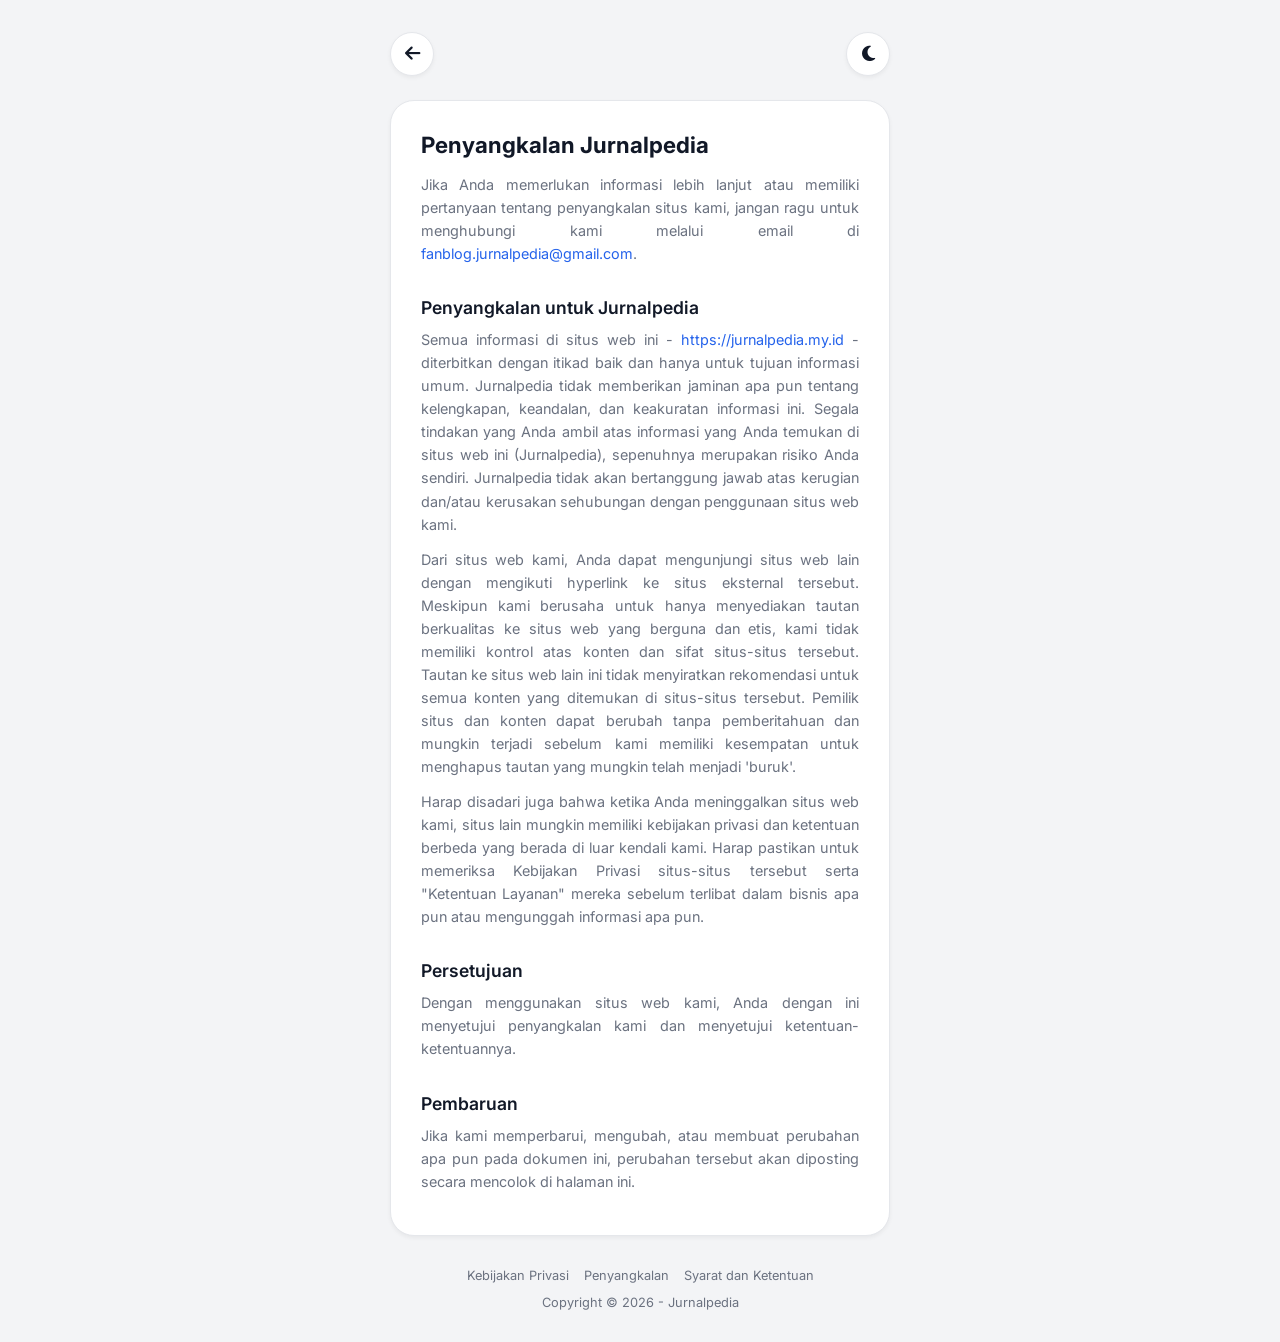
<file: disclaimer/index.html>
<!DOCTYPE html>
<html lang="id" data-theme="light">
<head>
    <meta charset="UTF-8">
    <meta name="viewport" content="width=device-width, initial-scale=1.0">
    
    <title>Penyangkalan - Jurnalpedia</title>
    <meta name="description" content="Penyangkalan (Disclaimer) Jurnalpedia. Halaman ini menjelaskan batasan tanggung jawab atas informasi dan tautan eksternal yang ada di situs kami.">
    <link rel="canonical" href="https://bio.jurnalpedia.my.id/disclaimer/" />
    
    <link rel="icon" type="image/png" href="https://yt3.googleusercontent.com/y1gAAo7GMOeDm1l3ZF2Vd3E8LzYEVMPhHXosQD47yBNoC2jjuOr83NpmQH1GYF8nZBvdHhKmEA=s160-c-k-c0x00ffffff-no-rj">

    <meta property="og:title" content="Penyangkalan - Jurnalpedia">
    <meta property="og:description" content="Penyangkalan (Disclaimer) Jurnalpedia. Halaman ini menjelaskan batasan tanggung jawab atas informasi dan tautan eksternal yang ada di situs kami.">
    <meta property="og:image" content="https://yt3.googleusercontent.com/y1gAAo7GMOeDm1l3ZF2Vd3E8LzYEVMPhHXosQD47yBNoC2jjuOr83NpmQH1GYF8nZBvdHhKmEA=s160-c-k-c0x00ffffff-no-rj"> 
    <meta property="og:url" content="https://bio.jurnalpedia.my.id/disclaimer/">
    <meta property="og:type" content="website">

    <meta name="twitter:card" content="summary_large_image">
    <meta name="twitter:title" content="Penyangkalan - Jurnalpedia">
    <meta name="twitter:description" content="Penyangkalan (Disclaimer) Jurnalpedia. Halaman ini menjelaskan batasan tanggung jawab atas informasi dan tautan eksternal yang ada di situs kami.">
    <meta name="twitter:image" content="https://yt3.googleusercontent.com/y1gAAo7GMOeDm1l3ZF2Vd3E8LzYEVMPhHXosQD47yBNoC2jjuOr83NpmQH1GYF8nZBvdHhKmEA=s160-c-k-c0x00ffffff-no-rj"> 
    
    <link href="https://fonts.googleapis.com/css2?family=Inter:wght@400;500;600;700&display=swap" rel="stylesheet">
    <link rel="stylesheet" href="https://cdnjs.cloudflare.com/ajax/libs/font-awesome/6.4.0/css/all.min.css">
    
    <link rel="stylesheet" href="../assets/style.css">
</head>
<body>

    <div class="container">
        
        <div class="top-actions">
            <div class="left-actions">
                <a href="/" class="icon-btn" aria-label="Kembali ke Beranda"><i class="fa-solid fa-arrow-left"></i></a>
            </div>
            <button class="icon-btn" id="themeToggle" aria-label="Toggle Dark Mode">
                <i class="fa-solid fa-moon"></i>
            </button>
        </div>

        <div class="bento-grid">
            <div class="bento-card text-content-card span-2">
                <h1>Penyangkalan Jurnalpedia</h1>
                
                <p>Jika Anda memerlukan informasi lebih lanjut atau memiliki pertanyaan tentang penyangkalan situs kami, jangan ragu untuk menghubungi kami melalui email di <a href="mailto:fanblog.jurnalpedia@gmail.com" style="color: var(--accent-color); text-decoration: none;">fanblog.jurnalpedia@gmail.com</a>.</p>
                
                <h2>Penyangkalan untuk Jurnalpedia</h2>
                <p>Semua informasi di situs web ini - <a href="https://jurnalpedia.my.id" target="_blank" rel="noopener noreferrer" style="color: var(--accent-color); text-decoration: none;">https://jurnalpedia.my.id</a> - diterbitkan dengan itikad baik dan hanya untuk tujuan informasi umum. Jurnalpedia tidak memberikan jaminan apa pun tentang kelengkapan, keandalan, dan keakuratan informasi ini. Segala tindakan yang Anda ambil atas informasi yang Anda temukan di situs web ini (Jurnalpedia), sepenuhnya merupakan risiko Anda sendiri. Jurnalpedia tidak akan bertanggung jawab atas kerugian dan/atau kerusakan sehubungan dengan penggunaan situs web kami.</p>
                
                <p>Dari situs web kami, Anda dapat mengunjungi situs web lain dengan mengikuti hyperlink ke situs eksternal tersebut. Meskipun kami berusaha untuk hanya menyediakan tautan berkualitas ke situs web yang berguna dan etis, kami tidak memiliki kontrol atas konten dan sifat situs-situs tersebut. Tautan ke situs web lain ini tidak menyiratkan rekomendasi untuk semua konten yang ditemukan di situs-situs tersebut. Pemilik situs dan konten dapat berubah tanpa pemberitahuan dan mungkin terjadi sebelum kami memiliki kesempatan untuk menghapus tautan yang mungkin telah menjadi 'buruk'.</p>
                
                <p>Harap disadari juga bahwa ketika Anda meninggalkan situs web kami, situs lain mungkin memiliki kebijakan privasi dan ketentuan berbeda yang berada di luar kendali kami. Harap pastikan untuk memeriksa Kebijakan Privasi situs-situs tersebut serta "Ketentuan Layanan" mereka sebelum terlibat dalam bisnis apa pun atau mengunggah informasi apa pun.</p>
                
                <h2>Persetujuan</h2>
                <p>Dengan menggunakan situs web kami, Anda dengan ini menyetujui penyangkalan kami dan menyetujui ketentuan-ketentuannya.</p>
                
                <h2>Pembaruan</h2>
                <p>Jika kami memperbarui, mengubah, atau membuat perubahan apa pun pada dokumen ini, perubahan tersebut akan diposting secara mencolok di halaman ini.</p>
            </div>
        </div>

        <div class="footer">
            <div class="footer-links">
                <a href="/privacy-policy/">Kebijakan Privasi</a>
                <a href="/disclaimer/">Penyangkalan</a>
                <a href="/terms-conditions/">Syarat dan Ketentuan</a>
            </div>
            <p class="footer-copyright">Copyright © <span id="year">2026</span> - Jurnalpedia</p>
        </div>

    </div>

    <script src="../assets/script.js"></script>
</body>
</html>
</file>
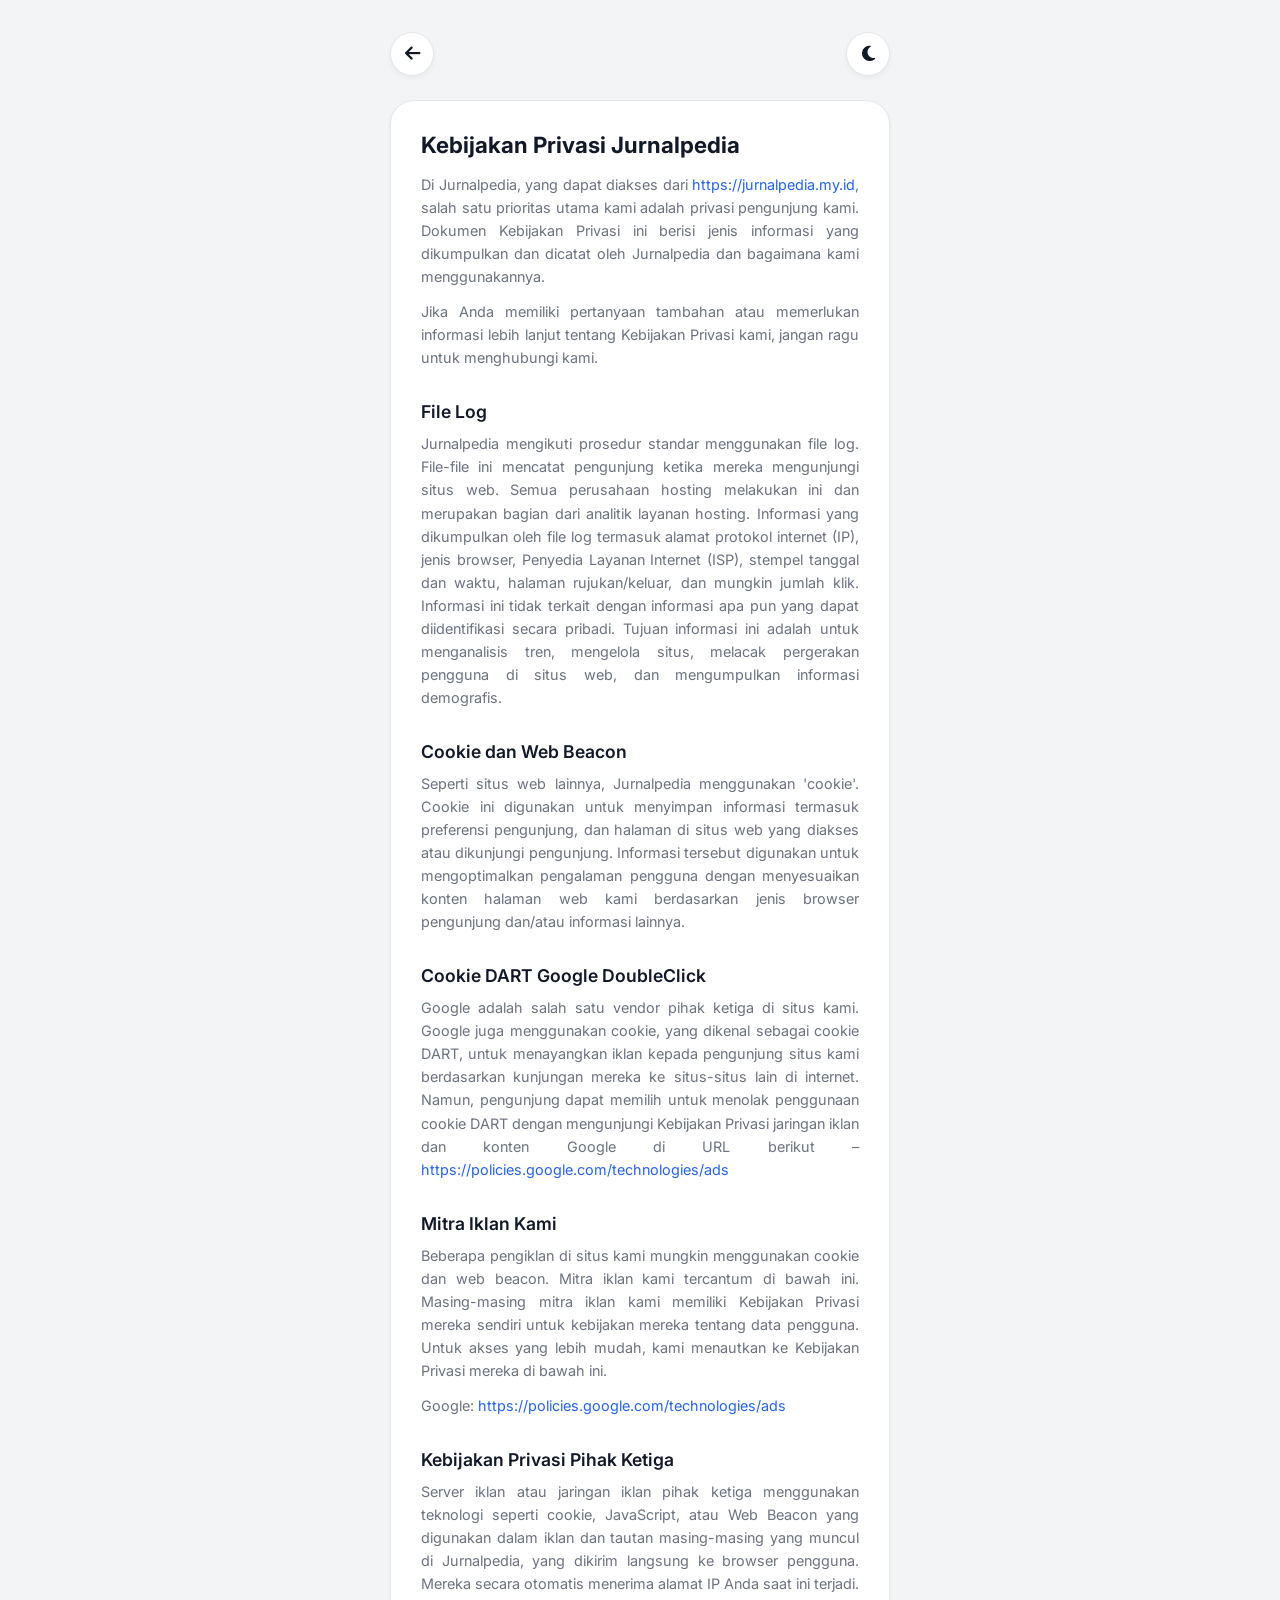
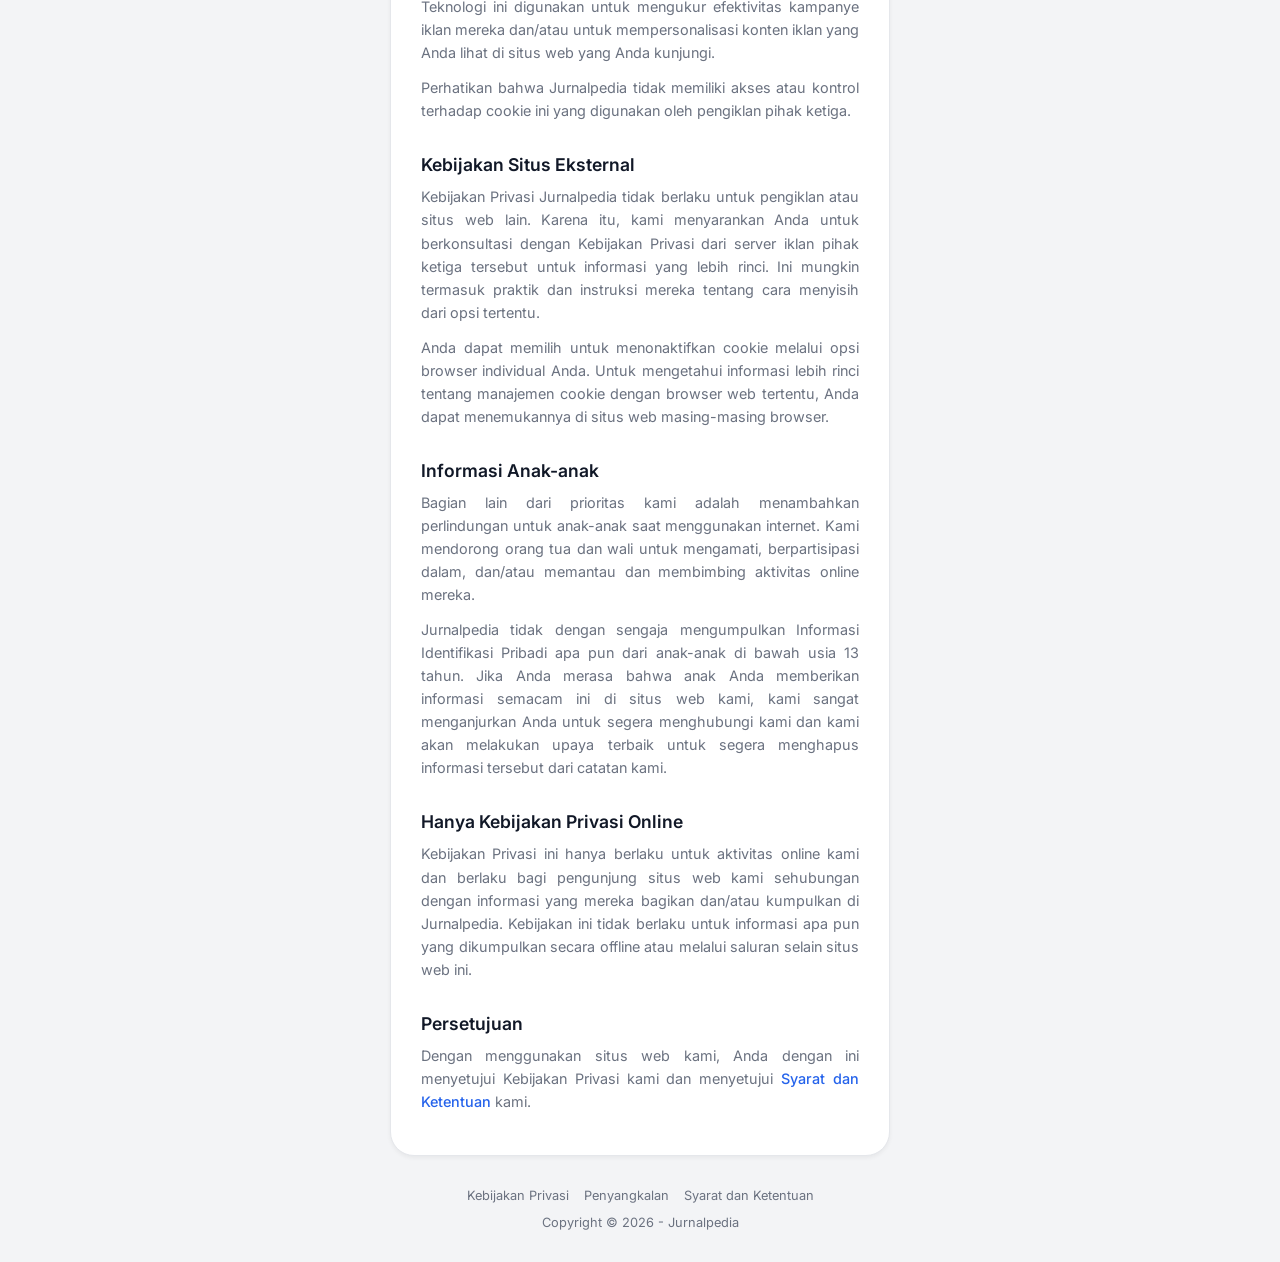
<file: privacy-policy/index.html>
<!DOCTYPE html>
<html lang="id" data-theme="light">
<head>
    <meta charset="UTF-8">
    <meta name="viewport" content="width=device-width, initial-scale=1.0">
    
    <title>Kebijakan Privasi - Jurnalpedia</title>
    <meta name="description" content="Kebijakan Privasi Jurnalpedia. Halaman ini menjelaskan bagaimana kami mengumpulkan, menggunakan, dan melindungi informasi pengunjung situs kami.">
    <link rel="canonical" href="https://bio.jurnalpedia.my.id/privacy-policy/" />
    
    <link rel="icon" type="image/png" href="https://yt3.googleusercontent.com/y1gAAo7GMOeDm1l3ZF2Vd3E8LzYEVMPhHXosQD47yBNoC2jjuOr83NpmQH1GYF8nZBvdHhKmEA=s160-c-k-c0x00ffffff-no-rj">

    <meta property="og:title" content="Kebijakan Privasi - Jurnalpedia">
    <meta property="og:description" content="Kebijakan Privasi Jurnalpedia. Halaman ini menjelaskan bagaimana kami mengumpulkan, menggunakan, dan melindungi informasi pengunjung situs kami.">
    <meta property="og:image" content="https://yt3.googleusercontent.com/y1gAAo7GMOeDm1l3ZF2Vd3E8LzYEVMPhHXosQD47yBNoC2jjuOr83NpmQH1GYF8nZBvdHhKmEA=s160-c-k-c0x00ffffff-no-rj"> 
    <meta property="og:url" content="https://bio.jurnalpedia.my.id/privacy-policy/">
    <meta property="og:type" content="website">

    <meta name="twitter:card" content="summary_large_image">
    <meta name="twitter:title" content="Kebijakan Privasi - Jurnalpedia">
    <meta name="twitter:description" content="Kebijakan Privasi Jurnalpedia. Halaman ini menjelaskan bagaimana kami mengumpulkan, menggunakan, dan melindungi informasi pengunjung situs kami.">
    <meta name="twitter:image" content="https://yt3.googleusercontent.com/y1gAAo7GMOeDm1l3ZF2Vd3E8LzYEVMPhHXosQD47yBNoC2jjuOr83NpmQH1GYF8nZBvdHhKmEA=s160-c-k-c0x00ffffff-no-rj"> 
    
    <link href="https://fonts.googleapis.com/css2?family=Inter:wght@400;500;600;700&display=swap" rel="stylesheet">
    <link rel="stylesheet" href="https://cdnjs.cloudflare.com/ajax/libs/font-awesome/6.4.0/css/all.min.css">
    
    <link rel="stylesheet" href="../assets/style.css">
</head>
<body>

    <div class="container">
        
        <div class="top-actions">
            <div class="left-actions">
                <a href="/" class="icon-btn" aria-label="Kembali ke Beranda"><i class="fa-solid fa-arrow-left"></i></a>
            </div>
            <button class="icon-btn" id="themeToggle" aria-label="Toggle Dark Mode">
                <i class="fa-solid fa-moon"></i>
            </button>
        </div>

        <div class="bento-grid">
            <div class="bento-card text-content-card span-2">
                <h1>Kebijakan Privasi Jurnalpedia</h1>
                
                <p>Di Jurnalpedia, yang dapat diakses dari <a href="https://jurnalpedia.my.id" target="_blank" rel="noopener noreferrer" style="color: var(--accent-color); text-decoration: none;">https://jurnalpedia.my.id</a>, salah satu prioritas utama kami adalah privasi pengunjung kami. Dokumen Kebijakan Privasi ini berisi jenis informasi yang dikumpulkan dan dicatat oleh Jurnalpedia dan bagaimana kami menggunakannya.</p>
                <p>Jika Anda memiliki pertanyaan tambahan atau memerlukan informasi lebih lanjut tentang Kebijakan Privasi kami, jangan ragu untuk menghubungi kami.</p>
                
                <h2>File Log</h2>
                <p>Jurnalpedia mengikuti prosedur standar menggunakan file log. File-file ini mencatat pengunjung ketika mereka mengunjungi situs web. Semua perusahaan hosting melakukan ini dan merupakan bagian dari analitik layanan hosting. Informasi yang dikumpulkan oleh file log termasuk alamat protokol internet (IP), jenis browser, Penyedia Layanan Internet (ISP), stempel tanggal dan waktu, halaman rujukan/keluar, dan mungkin jumlah klik. Informasi ini tidak terkait dengan informasi apa pun yang dapat diidentifikasi secara pribadi. Tujuan informasi ini adalah untuk menganalisis tren, mengelola situs, melacak pergerakan pengguna di situs web, dan mengumpulkan informasi demografis.</p>
                
                <h2>Cookie dan Web Beacon</h2>
                <p>Seperti situs web lainnya, Jurnalpedia menggunakan 'cookie'. Cookie ini digunakan untuk menyimpan informasi termasuk preferensi pengunjung, dan halaman di situs web yang diakses atau dikunjungi pengunjung. Informasi tersebut digunakan untuk mengoptimalkan pengalaman pengguna dengan menyesuaikan konten halaman web kami berdasarkan jenis browser pengunjung dan/atau informasi lainnya.</p>
                
                <h2>Cookie DART Google DoubleClick</h2>
                <p>Google adalah salah satu vendor pihak ketiga di situs kami. Google juga menggunakan cookie, yang dikenal sebagai cookie DART, untuk menayangkan iklan kepada pengunjung situs kami berdasarkan kunjungan mereka ke situs-situs lain di internet. Namun, pengunjung dapat memilih untuk menolak penggunaan cookie DART dengan mengunjungi Kebijakan Privasi jaringan iklan dan konten Google di URL berikut – <a href="https://policies.google.com/technologies/ads" target="_blank" rel="noopener noreferrer" style="color: var(--accent-color); text-decoration: none;">https://policies.google.com/technologies/ads</a></p>
                
                <h2>Mitra Iklan Kami</h2>
                <p>Beberapa pengiklan di situs kami mungkin menggunakan cookie dan web beacon. Mitra iklan kami tercantum di bawah ini. Masing-masing mitra iklan kami memiliki Kebijakan Privasi mereka sendiri untuk kebijakan mereka tentang data pengguna. Untuk akses yang lebih mudah, kami menautkan ke Kebijakan Privasi mereka di bawah ini.</p>
                <p>Google: <a href="https://policies.google.com/technologies/ads" target="_blank" rel="noopener noreferrer" style="color: var(--accent-color); text-decoration: none;">https://policies.google.com/technologies/ads</a></p>
                
                <h2>Kebijakan Privasi Pihak Ketiga</h2>
                <p>Server iklan atau jaringan iklan pihak ketiga menggunakan teknologi seperti cookie, JavaScript, atau Web Beacon yang digunakan dalam iklan dan tautan masing-masing yang muncul di Jurnalpedia, yang dikirim langsung ke browser pengguna. Mereka secara otomatis menerima alamat IP Anda saat ini terjadi. Teknologi ini digunakan untuk mengukur efektivitas kampanye iklan mereka dan/atau untuk mempersonalisasi konten iklan yang Anda lihat di situs web yang Anda kunjungi.</p>
                <p>Perhatikan bahwa Jurnalpedia tidak memiliki akses atau kontrol terhadap cookie ini yang digunakan oleh pengiklan pihak ketiga.</p>
                
                <h2>Kebijakan Situs Eksternal</h2>
                <p>Kebijakan Privasi Jurnalpedia tidak berlaku untuk pengiklan atau situs web lain. Karena itu, kami menyarankan Anda untuk berkonsultasi dengan Kebijakan Privasi dari server iklan pihak ketiga tersebut untuk informasi yang lebih rinci. Ini mungkin termasuk praktik dan instruksi mereka tentang cara menyisih dari opsi tertentu.</p>
                <p>Anda dapat memilih untuk menonaktifkan cookie melalui opsi browser individual Anda. Untuk mengetahui informasi lebih rinci tentang manajemen cookie dengan browser web tertentu, Anda dapat menemukannya di situs web masing-masing browser.</p>
                
                <h2>Informasi Anak-anak</h2>
                <p>Bagian lain dari prioritas kami adalah menambahkan perlindungan untuk anak-anak saat menggunakan internet. Kami mendorong orang tua dan wali untuk mengamati, berpartisipasi dalam, dan/atau memantau dan membimbing aktivitas online mereka.</p>
                <p>Jurnalpedia tidak dengan sengaja mengumpulkan Informasi Identifikasi Pribadi apa pun dari anak-anak di bawah usia 13 tahun. Jika Anda merasa bahwa anak Anda memberikan informasi semacam ini di situs web kami, kami sangat menganjurkan Anda untuk segera menghubungi kami dan kami akan melakukan upaya terbaik untuk segera menghapus informasi tersebut dari catatan kami.</p>
                
                <h2>Hanya Kebijakan Privasi Online</h2>
                <p>Kebijakan Privasi ini hanya berlaku untuk aktivitas online kami dan berlaku bagi pengunjung situs web kami sehubungan dengan informasi yang mereka bagikan dan/atau kumpulkan di Jurnalpedia. Kebijakan ini tidak berlaku untuk informasi apa pun yang dikumpulkan secara offline atau melalui saluran selain situs web ini.</p>
                
                <h2>Persetujuan</h2>
                <p>Dengan menggunakan situs web kami, Anda dengan ini menyetujui Kebijakan Privasi kami dan menyetujui <a href="/terms-conditions/" style="color: var(--accent-color); text-decoration: none; font-weight: 500;">Syarat dan Ketentuan</a> kami.</p>
            </div>
        </div>

        <div class="footer">
            <div class="footer-links">
                <a href="/privacy-policy/">Kebijakan Privasi</a>
                <a href="/disclaimer/">Penyangkalan</a>
                <a href="/terms-conditions/">Syarat dan Ketentuan</a>
            </div>
            <p class="footer-copyright">Copyright © <span id="year">2026</span> - Jurnalpedia</p>
        </div>

    </div>

    <script src="../assets/script.js"></script>
</body>
</html>
</file>
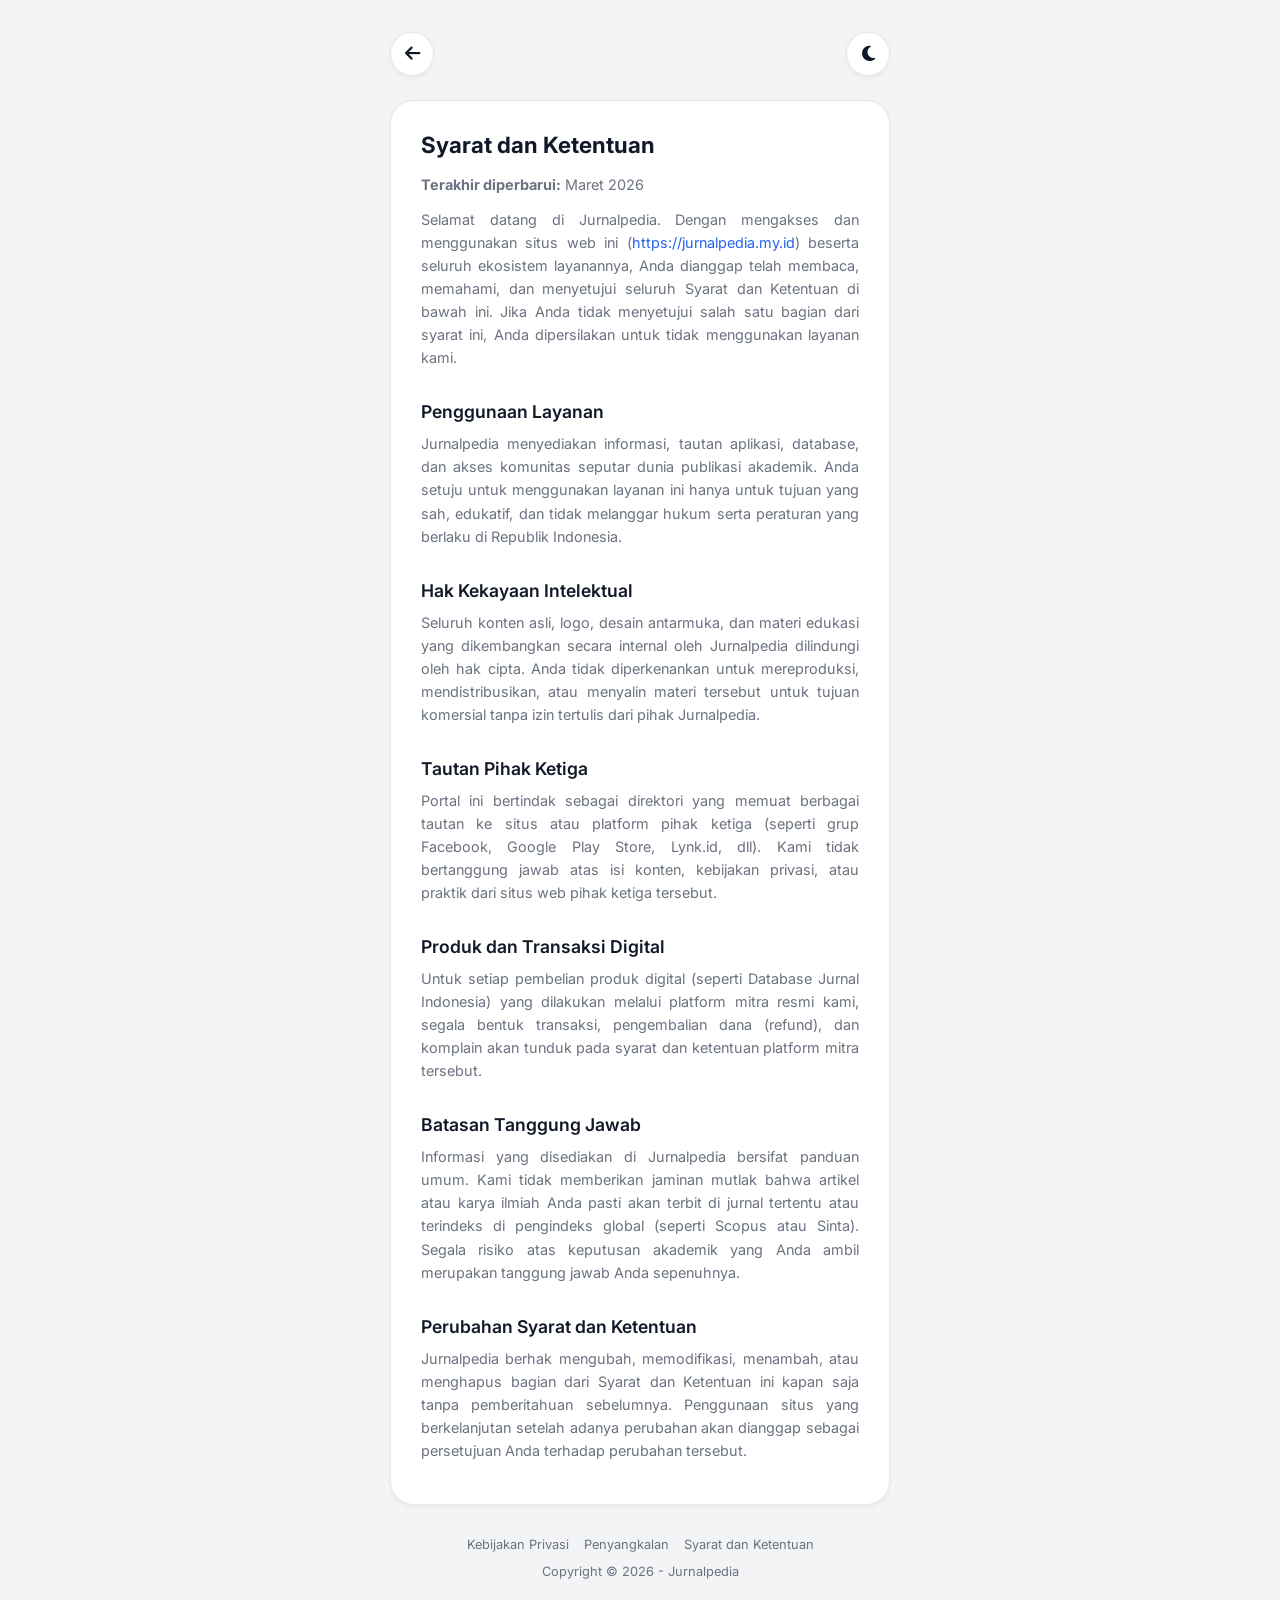
<file: terms-conditions/index.html>
<!DOCTYPE html>
<html lang="id" data-theme="light">
<head>
    <meta charset="UTF-8">
    <meta name="viewport" content="width=device-width, initial-scale=1.0">
    
    <title>Syarat dan Ketentuan - Jurnalpedia</title>
    <meta name="description" content="Syarat dan Ketentuan Jurnalpedia. Halaman ini memuat aturan dan panduan penggunaan layanan, konten, dan produk digital di situs kami.">
    <link rel="canonical" href="https://bio.jurnalpedia.my.id/terms-conditions/" />
    
    <link rel="icon" type="image/png" href="https://yt3.googleusercontent.com/y1gAAo7GMOeDm1l3ZF2Vd3E8LzYEVMPhHXosQD47yBNoC2jjuOr83NpmQH1GYF8nZBvdHhKmEA=s160-c-k-c0x00ffffff-no-rj">

    <meta property="og:title" content="Syarat dan Ketentuan - Jurnalpedia">
    <meta property="og:description" content="Syarat dan Ketentuan Jurnalpedia. Halaman ini memuat aturan dan panduan penggunaan layanan, konten, dan produk digital di situs kami.">
    <meta property="og:image" content="https://yt3.googleusercontent.com/y1gAAo7GMOeDm1l3ZF2Vd3E8LzYEVMPhHXosQD47yBNoC2jjuOr83NpmQH1GYF8nZBvdHhKmEA=s160-c-k-c0x00ffffff-no-rj"> 
    <meta property="og:url" content="https://bio.jurnalpedia.my.id/terms-conditions/">
    <meta property="og:type" content="website">

    <meta name="twitter:card" content="summary_large_image">
    <meta name="twitter:title" content="Syarat dan Ketentuan - Jurnalpedia">
    <meta name="twitter:description" content="Syarat dan Ketentuan Jurnalpedia. Halaman ini memuat aturan dan panduan penggunaan layanan, konten, dan produk digital di situs kami.">
    <meta name="twitter:image" content="https://yt3.googleusercontent.com/y1gAAo7GMOeDm1l3ZF2Vd3E8LzYEVMPhHXosQD47yBNoC2jjuOr83NpmQH1GYF8nZBvdHhKmEA=s160-c-k-c0x00ffffff-no-rj"> 
    
    <link href="https://fonts.googleapis.com/css2?family=Inter:wght@400;500;600;700&display=swap" rel="stylesheet">
    <link rel="stylesheet" href="https://cdnjs.cloudflare.com/ajax/libs/font-awesome/6.4.0/css/all.min.css">
    
    <link rel="stylesheet" href="../assets/style.css">
</head>
<body>

    <div class="container">
        
        <div class="top-actions">
            <div class="left-actions">
                <a href="/" class="icon-btn" aria-label="Kembali ke Beranda"><i class="fa-solid fa-arrow-left"></i></a>
            </div>
            <button class="icon-btn" id="themeToggle" aria-label="Toggle Dark Mode">
                <i class="fa-solid fa-moon"></i>
            </button>
        </div>

        <div class="bento-grid">
            <div class="bento-card text-content-card span-2">
                <h1>Syarat dan Ketentuan</h1>
                <p><strong>Terakhir diperbarui:</strong> Maret 2026</p>
                
                <p>Selamat datang di Jurnalpedia. Dengan mengakses dan menggunakan situs web ini (<a href="https://jurnalpedia.my.id" target="_blank" rel="noopener noreferrer" style="color: var(--accent-color); text-decoration: none;">https://jurnalpedia.my.id</a>) beserta seluruh ekosistem layanannya, Anda dianggap telah membaca, memahami, dan menyetujui seluruh Syarat dan Ketentuan di bawah ini. Jika Anda tidak menyetujui salah satu bagian dari syarat ini, Anda dipersilakan untuk tidak menggunakan layanan kami.</p>
                
                <h2>Penggunaan Layanan</h2>
                <p>Jurnalpedia menyediakan informasi, tautan aplikasi, database, dan akses komunitas seputar dunia publikasi akademik. Anda setuju untuk menggunakan layanan ini hanya untuk tujuan yang sah, edukatif, dan tidak melanggar hukum serta peraturan yang berlaku di Republik Indonesia.</p>
                
                <h2>Hak Kekayaan Intelektual</h2>
                <p>Seluruh konten asli, logo, desain antarmuka, dan materi edukasi yang dikembangkan secara internal oleh Jurnalpedia dilindungi oleh hak cipta. Anda tidak diperkenankan untuk mereproduksi, mendistribusikan, atau menyalin materi tersebut untuk tujuan komersial tanpa izin tertulis dari pihak Jurnalpedia.</p>
                
                <h2>Tautan Pihak Ketiga</h2>
                <p>Portal ini bertindak sebagai direktori yang memuat berbagai tautan ke situs atau platform pihak ketiga (seperti grup Facebook, Google Play Store, Lynk.id, dll). Kami tidak bertanggung jawab atas isi konten, kebijakan privasi, atau praktik dari situs web pihak ketiga tersebut.</p>
                
                <h2>Produk dan Transaksi Digital</h2>
                <p>Untuk setiap pembelian produk digital (seperti Database Jurnal Indonesia) yang dilakukan melalui platform mitra resmi kami, segala bentuk transaksi, pengembalian dana (refund), dan komplain akan tunduk pada syarat dan ketentuan platform mitra tersebut.</p>
                
                <h2>Batasan Tanggung Jawab</h2>
                <p>Informasi yang disediakan di Jurnalpedia bersifat panduan umum. Kami tidak memberikan jaminan mutlak bahwa artikel atau karya ilmiah Anda pasti akan terbit di jurnal tertentu atau terindeks di pengindeks global (seperti Scopus atau Sinta). Segala risiko atas keputusan akademik yang Anda ambil merupakan tanggung jawab Anda sepenuhnya.</p>
                
                <h2>Perubahan Syarat dan Ketentuan</h2>
                <p>Jurnalpedia berhak mengubah, memodifikasi, menambah, atau menghapus bagian dari Syarat dan Ketentuan ini kapan saja tanpa pemberitahuan sebelumnya. Penggunaan situs yang berkelanjutan setelah adanya perubahan akan dianggap sebagai persetujuan Anda terhadap perubahan tersebut.</p>
            </div>
        </div>

        <div class="footer">
            <div class="footer-links">
                <a href="/privacy-policy/">Kebijakan Privasi</a>
                <a href="/disclaimer/">Penyangkalan</a>
                <a href="/terms-conditions/">Syarat dan Ketentuan</a>
            </div>
            <p class="footer-copyright">Copyright © <span id="year">2026</span> - Jurnalpedia</p>
        </div>

    </div>

    <script src="../assets/script.js"></script>
</body>
</html>
</file>
<file: assets/style.css>
:root { --bg-color: #f3f4f6; --text-main: #111827; --text-muted: #6b7280; --card-bg: #ffffff; --card-border: #e5e7eb; --accent-color: #2563eb; --shadow-sm: 0 2px 4px rgba(0,0,0,0.05); --shadow-md: 0 10px 15px -3px rgba(0,0,0,0.1); }
[data-theme="dark"] { --bg-color: #111827; --text-main: #f9fafb; --text-muted: #9ca3af; --card-bg: #1f2937; --card-border: #374151; --accent-color: #3b82f6; --shadow-sm: 0 2px 4px rgba(0,0,0,0.3); --shadow-md: 0 10px 15px -3px rgba(0,0,0,0.4); }
* { box-sizing: border-box; margin: 0; padding: 0; font-family: 'Inter', sans-serif; }
body { background-color: var(--bg-color); color: var(--text-main); display: flex; justify-content: center; min-height: 100vh; padding: 2rem 1rem; transition: background-color 0.3s, color 0.3s; }
.container { width: 100%; max-width: 500px; display: flex; flex-direction: column; }
.top-actions { display: flex; justify-content: flex-end; gap: 10px; margin-bottom: 1.5rem; }

.top-actions .left-actions { margin-right: auto; }

.icon-btn { background: var(--card-bg); border: 1px solid var(--card-border); color: var(--text-main); width: 44px; height: 44px; border-radius: 50%; display: flex; align-items: center; justify-content: center; cursor: pointer; box-shadow: var(--shadow-sm); font-size: 1.1rem; transition: transform 0.2s; text-decoration: none; }
.icon-btn:active { transform: scale(0.95); }
.bento-grid { display: grid; grid-template-columns: repeat(2, 1fr); gap: 16px; width: 100%; }
.bento-card { background-color: var(--card-bg); border: 1px solid var(--card-border); border-radius: 24px; padding: 20px; text-decoration: none; color: var(--text-main); display: flex; flex-direction: column; justify-content: flex-start; box-shadow: var(--shadow-sm); transition: transform 0.2s, box-shadow 0.2s; position: relative; overflow: hidden; }
.bento-card:hover { transform: translateY(-4px); box-shadow: var(--shadow-md); }
.span-2 { grid-column: span 2; }
.profile-card { align-items: center; text-align: center; padding: 30px 20px; }
.profile-img { width: 80px; height: 80px; border-radius: 50%; object-fit: cover; margin-bottom: 12px; border: 3px solid var(--card-border); }
.profile-card h1 { font-size: 1.25rem; font-weight: 700; margin-bottom: 4px; }
.profile-card p { font-size: 0.85rem; color: var(--text-muted); }
.link-card i { font-size: 1.8rem; margin-bottom: 16px; color: var(--accent-color); }
.wa-icon { color: #25D366 !important; }
.link-card h2 { font-size: 1rem; font-weight: 600; margin-bottom: 4px; }
.link-card p { font-size: 0.8rem; color: var(--text-muted); }
.product-section h2 { font-size: 1.1rem; margin-bottom: 15px; color: var(--text-main); display: flex; align-items: center; gap: 8px; }
.product-list { display: flex; flex-direction: column; gap: 12px; }
.product-item { display: flex; align-items: center; justify-content: space-between; padding: 12px; background-color: var(--bg-color); border-radius: 12px; text-decoration: none; color: var(--text-main); transition: transform 0.2s, background-color 0.2s; }
.product-item:hover { transform: scale(1.02); background-color: var(--card-border); }
.product-info { display: flex; align-items: center; gap: 12px; }
.product-icon { width: 40px; height: 40px; border-radius: 8px; background-color: var(--accent-color); color: #ffffff; display: flex; align-items: center; justify-content: center; font-size: 1.1rem; }
.product-text h3 { font-size: 0.95rem; font-weight: 600; margin-bottom: 2px; }
.product-text p { font-size: 0.8rem; color: var(--text-muted); }
.social-card { display: flex; flex-direction: row; justify-content: space-around; align-items: center; padding: 20px; }
.social-link { color: var(--text-main); font-size: 1.5rem; transition: color 0.2s, transform 0.2s; }
.social-link:hover { color: var(--accent-color); transform: scale(1.1); }

.text-content-card { padding: 30px; }
.text-content-card h1 { font-size: 1.4rem; font-weight: 700; margin-bottom: 15px; color: var(--text-main); }
.text-content-card h2 { font-size: 1.1rem; font-weight: 600; margin-top: 20px; margin-bottom: 10px; color: var(--text-main); }
.text-content-card p { font-size: 0.9rem; line-height: 1.6; margin-bottom: 12px; color: var(--text-muted); text-align: justify; }

.footer { margin-top: 2rem; display: flex; flex-direction: column; align-items: center; gap: 12px; font-size: 0.8rem; }
.footer-links { display: flex; gap: 15px; flex-wrap: wrap; justify-content: center; }
.footer-links a { color: var(--text-muted); text-decoration: none; transition: color 0.2s; }
.footer-links a:hover { color: var(--accent-color); text-decoration: underline; }
.footer-copyright { color: var(--text-muted); }

@media (max-width: 480px) {
    body { padding: 1.5rem 0.75rem; }
    .bento-grid { gap: 12px; }
    .bento-card { padding: 15px; border-radius: 20px; }
    .profile-card { padding: 20px 15px; }
    .profile-img { width: 70px; height: 70px; }
    .link-card i { font-size: 1.5rem; margin-bottom: 12px; }
    .link-card h2 { font-size: 0.9rem; }
    .link-card p { font-size: 0.75rem; }
    .product-item { padding: 10px; }
    .product-icon { width: 36px; height: 36px; font-size: 1rem; }
    .product-text h3 { font-size: 0.85rem; }
    .product-text p { font-size: 0.75rem; }
    .social-card { padding: 15px; }
    .social-link { font-size: 1.3rem; }
    .text-content-card { padding: 20px 15px; }
}
</file>
